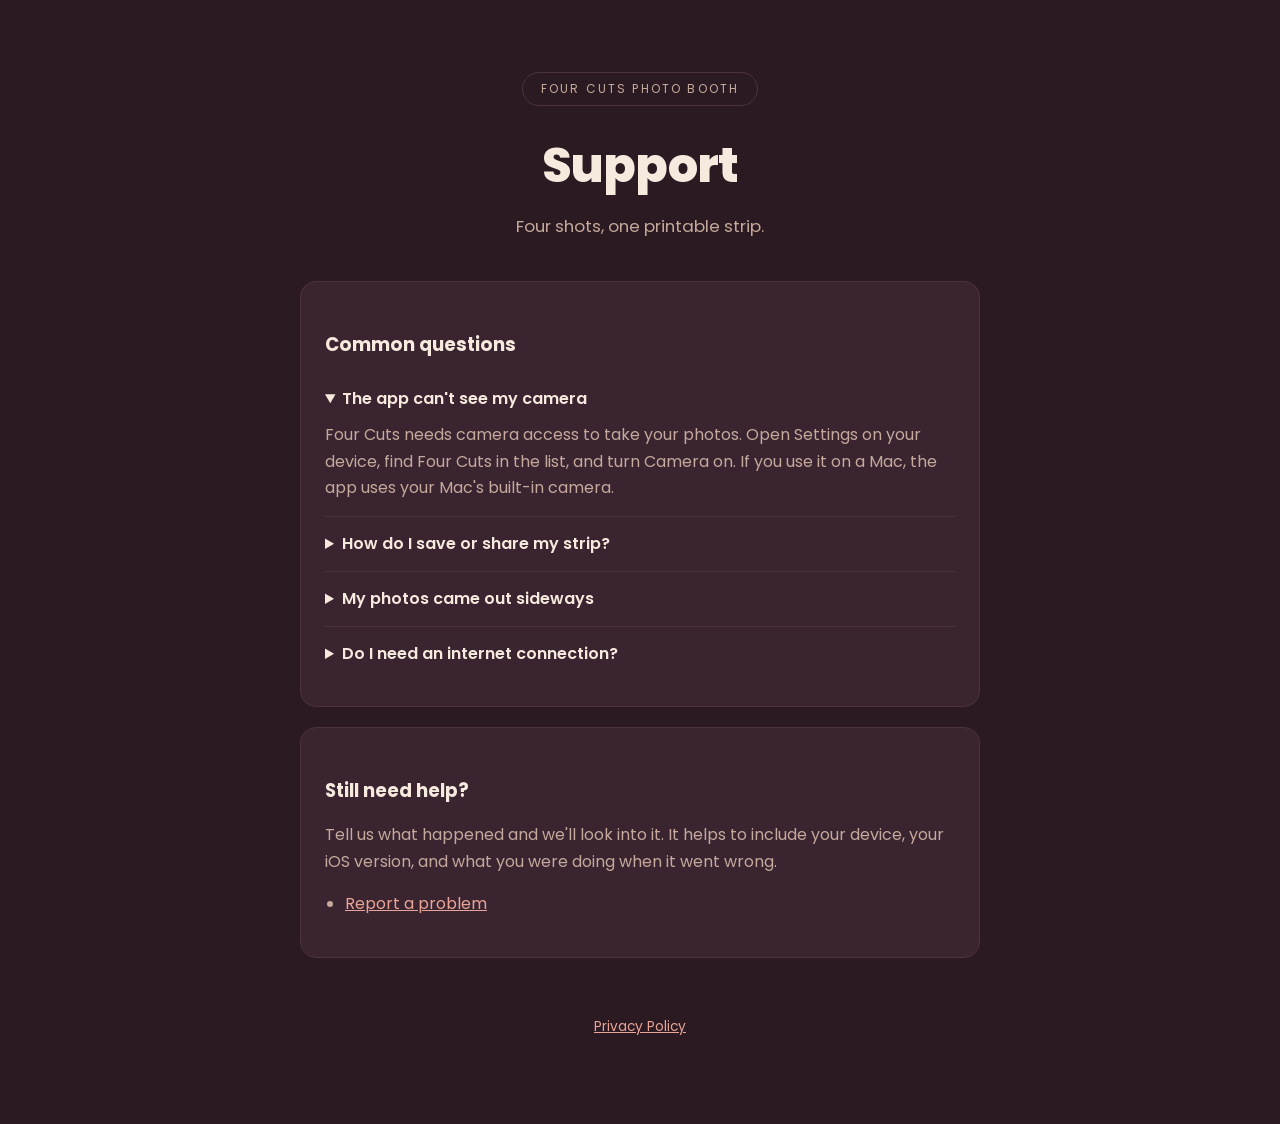
<file: index.html>
<!DOCTYPE html>
<html lang="en">
<head>
<meta charset="utf-8">
<meta name="viewport" content="width=device-width, initial-scale=1">
<title>Four Cuts Photo Booth — Support</title>
<link rel="preconnect" href="https://fonts.googleapis.com">
<link rel="preconnect" href="https://fonts.gstatic.com" crossorigin>
<link href="https://fonts.googleapis.com/css2?family=Poppins:wght@400;600;800&display=swap" rel="stylesheet">
<link rel="stylesheet" href="style.css">
</head>
<body>
<div class="wrap">
  <header>
    <span class="badge">Four Cuts Photo Booth</span>
    <h1>Support</h1>
    <p class="tagline">Four shots, one printable strip.</p>
  </header>

  <section>
    <h2>Common questions</h2>

    <details open>
      <summary>The app can't see my camera</summary>
      <p>Four Cuts needs camera access to take your photos. Open Settings on your
      device, find Four Cuts in the list, and turn Camera on. If you use it on a
      Mac, the app uses your Mac's built-in camera.</p>
    </details>

    <details>
      <summary>How do I save or share my strip?</summary>
      <p>When your four photos are done, you reach the Customize screen. From
      there you can save the finished strip to your photo library or pass it to
      the share sheet. Saving needs permission to add photos, which your device
      asks for the first time.</p>
    </details>

    <details>
      <summary>My photos came out sideways</summary>
      <p>Photos taken with the phone held sideways should come back upright on
      the strip, whether or not rotation lock is on. If you see otherwise,
      please tell us which way you were holding the phone, and whether rotation
      lock was on.</p>
    </details>

    <details>
      <summary>Do I need an internet connection?</summary>
      <p>No. Four Cuts works entirely offline. Your photos never leave your
      device.</p>
    </details>
  </section>

  <section>
    <h2>Still need help?</h2>
    <p style="color:var(--muted)">Tell us what happened and we'll look into it. It
    helps to include your device, your iOS version, and what you were doing when
    it went wrong.</p>
    <ul>
      <li><a href="https://github.com/mxnxsx-21/four-cuts-support/issues/new">Report a problem</a></li>
    </ul>
  </section>

  <footer>
    <p><a href="privacy.html">Privacy Policy</a></p>
  </footer>
</div>
</body>
</html>
</file>
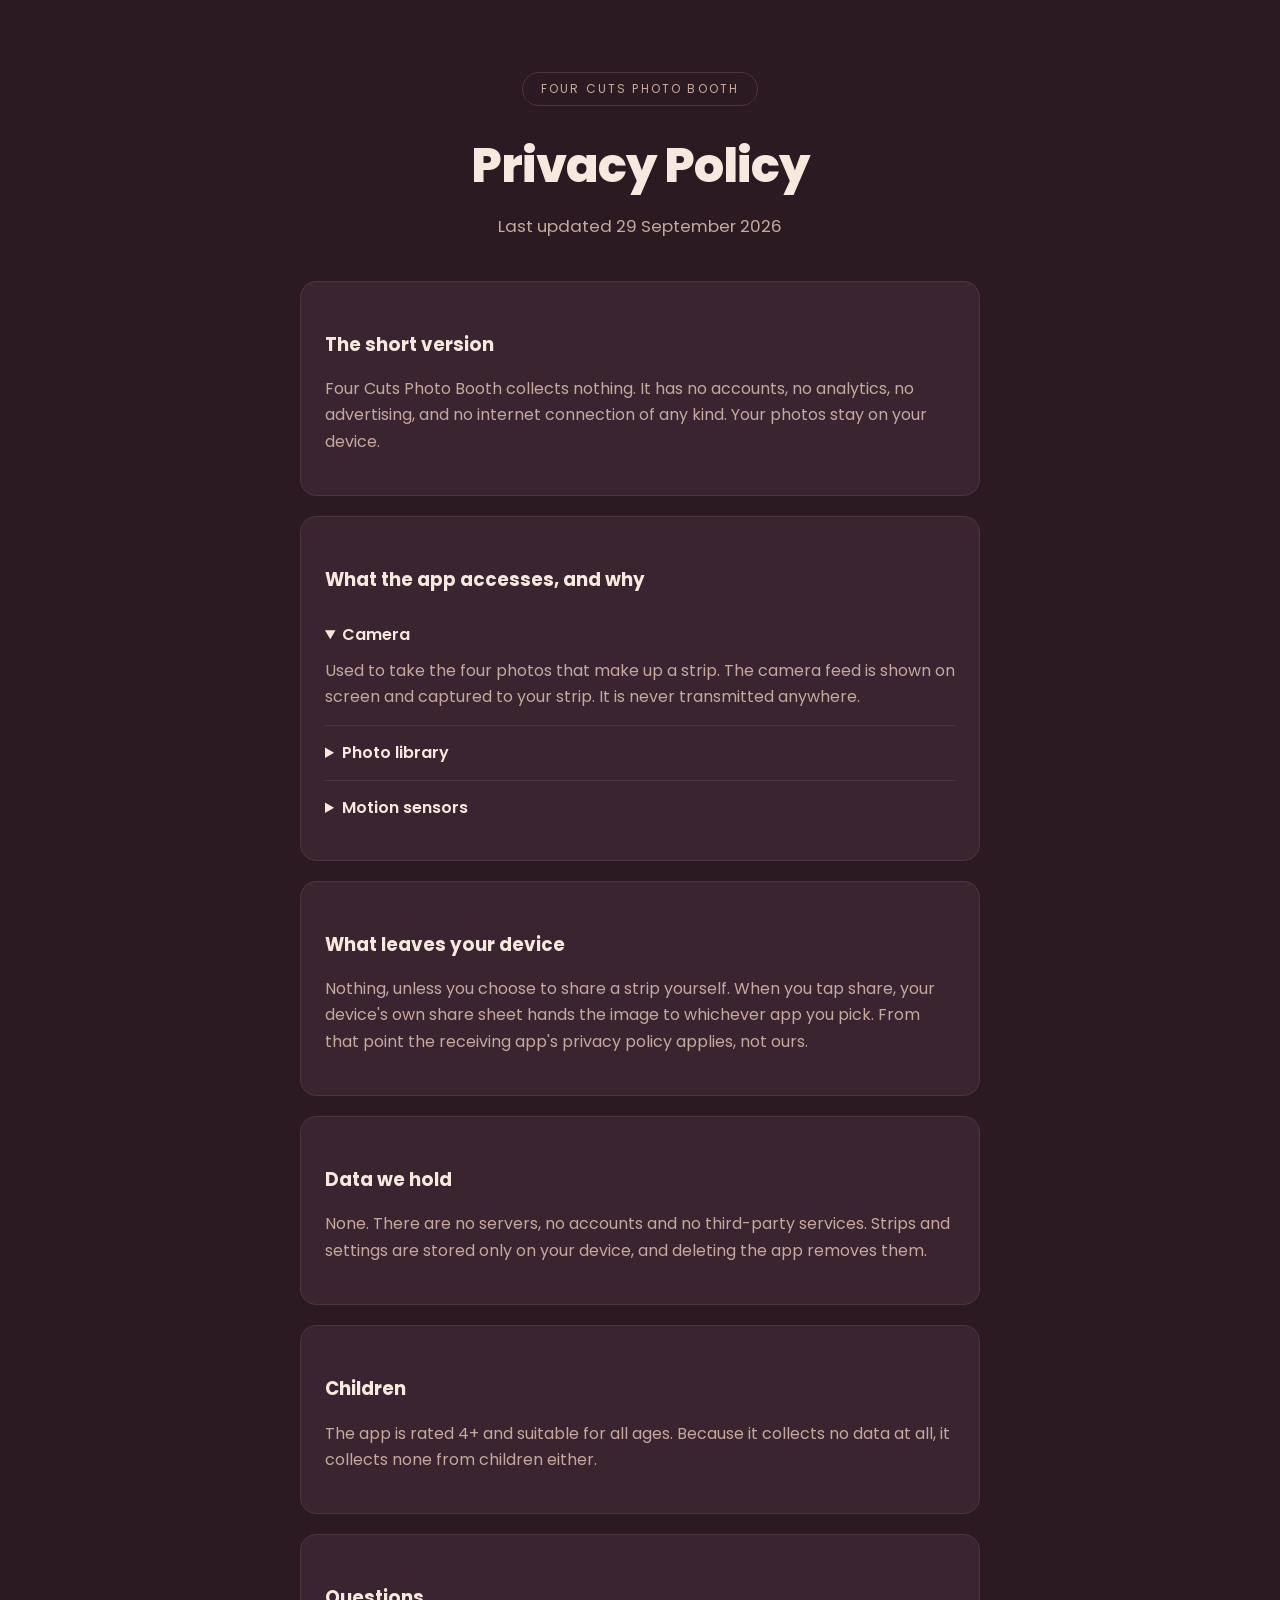
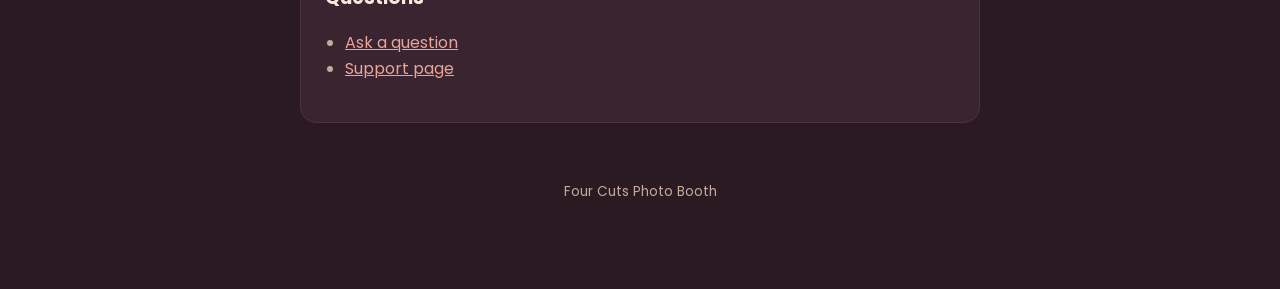
<file: privacy.html>
<!DOCTYPE html>
<html lang="en">
<head>
<meta charset="utf-8">
<meta name="viewport" content="width=device-width, initial-scale=1">
<title>Four Cuts Photo Booth — Privacy Policy</title>
<link rel="preconnect" href="https://fonts.googleapis.com">
<link rel="preconnect" href="https://fonts.gstatic.com" crossorigin>
<link href="https://fonts.googleapis.com/css2?family=Poppins:wght@400;600;800&display=swap" rel="stylesheet">
<link rel="stylesheet" href="style.css">
</head>
<body>
<div class="wrap">
  <header>
    <span class="badge">Four Cuts Photo Booth</span>
    <h1>Privacy Policy</h1>
    <p class="tagline">Last updated 29 September 2026</p>
  </header>

  <section>
    <h2>The short version</h2>
    <p style="color:var(--muted)">Four Cuts Photo Booth collects nothing. It has no
    accounts, no analytics, no advertising, and no internet connection of any kind.
    Your photos stay on your device.</p>
  </section>

  <section>
    <h2>What the app accesses, and why</h2>
    <details open>
      <summary>Camera</summary>
      <p>Used to take the four photos that make up a strip. The camera feed is shown
      on screen and captured to your strip. It is never transmitted anywhere.</p>
    </details>
    <details>
      <summary>Photo library</summary>
      <p>Used in two places, both at your request: choosing existing photos to build
      a strip from, and saving a finished strip. The app does not otherwise browse
      or read your library.</p>
    </details>
    <details>
      <summary>Motion sensors</summary>
      <p>Used to tell which way you are holding the device, so photos come out the
      right way up. These readings are used as the photo is taken, and are not
      stored or sent anywhere.</p>
    </details>
  </section>

  <section>
    <h2>What leaves your device</h2>
    <p style="color:var(--muted)">Nothing, unless you choose to share a strip
    yourself. When you tap share, your device's own share sheet hands the image to
    whichever app you pick. From that point the receiving app's privacy policy
    applies, not ours.</p>
  </section>

  <section>
    <h2>Data we hold</h2>
    <p style="color:var(--muted)">None. There are no servers, no accounts and no
    third-party services. Strips and settings are stored only on your device, and
    deleting the app removes them.</p>
  </section>

  <section>
    <h2>Children</h2>
    <p style="color:var(--muted)">The app is rated 4+ and suitable for all ages.
    Because it collects no data at all, it collects none from children either.</p>
  </section>

  <section>
    <h2>Questions</h2>
    <ul>
      <li><a href="https://github.com/mxnxsx-21/four-cuts-support/issues/new">Ask a question</a></li>
      <li><a href="index.html">Support page</a></li>
    </ul>
  </section>

  <footer><p>Four Cuts Photo Booth</p></footer>
</div>
</body>
</html>
</file>
<file: style.css>
:root {
  --bg: #2b1a22;
  --card: #3a2430;
  --ink: #f6e9dd;
  --muted: #c4a99c;
  --accent: #e8a598;
  --line: #4d3240;
}
* { box-sizing: border-box; }
body {
  margin: 0;
  padding: 0 16px 72px;
  background: var(--bg);
  color: var(--ink);
  font-family: Poppins, -apple-system, BlinkMacSystemFont, "Segoe UI", sans-serif;
  line-height: 1.65;
}
.wrap { max-width: 680px; margin: 0 auto; }
header { padding: 72px 0 40px; text-align: center; }
.badge {
  display: inline-block; padding: 6px 18px; border: 1px solid var(--line);
  border-radius: 999px; font-size: 12px; letter-spacing: 0.18em;
  text-transform: uppercase; color: var(--muted);
}
h1 { font-size: clamp(2rem, 7vw, 3rem); margin: 20px 0 8px; font-weight: 800; letter-spacing: -0.02em; }
.tagline { color: var(--muted); margin: 0; font-size: 1.05rem; }
h2 { font-size: 1.15rem; margin: 40px 0 12px; font-weight: 700; }
section { background: var(--card); border: 1px solid var(--line); border-radius: 16px; padding: 8px 24px 24px; margin-bottom: 20px; }
details { border-top: 1px solid var(--line); padding: 14px 0; }
details:first-of-type { border-top: 0; }
summary { cursor: pointer; font-weight: 600; }
details p { color: var(--muted); margin: 10px 0 0; }
a { color: var(--accent); }
footer { text-align: center; color: var(--muted); font-size: 0.85rem; padding-top: 24px; }
ul { color: var(--muted); padding-left: 20px; }
</file>
